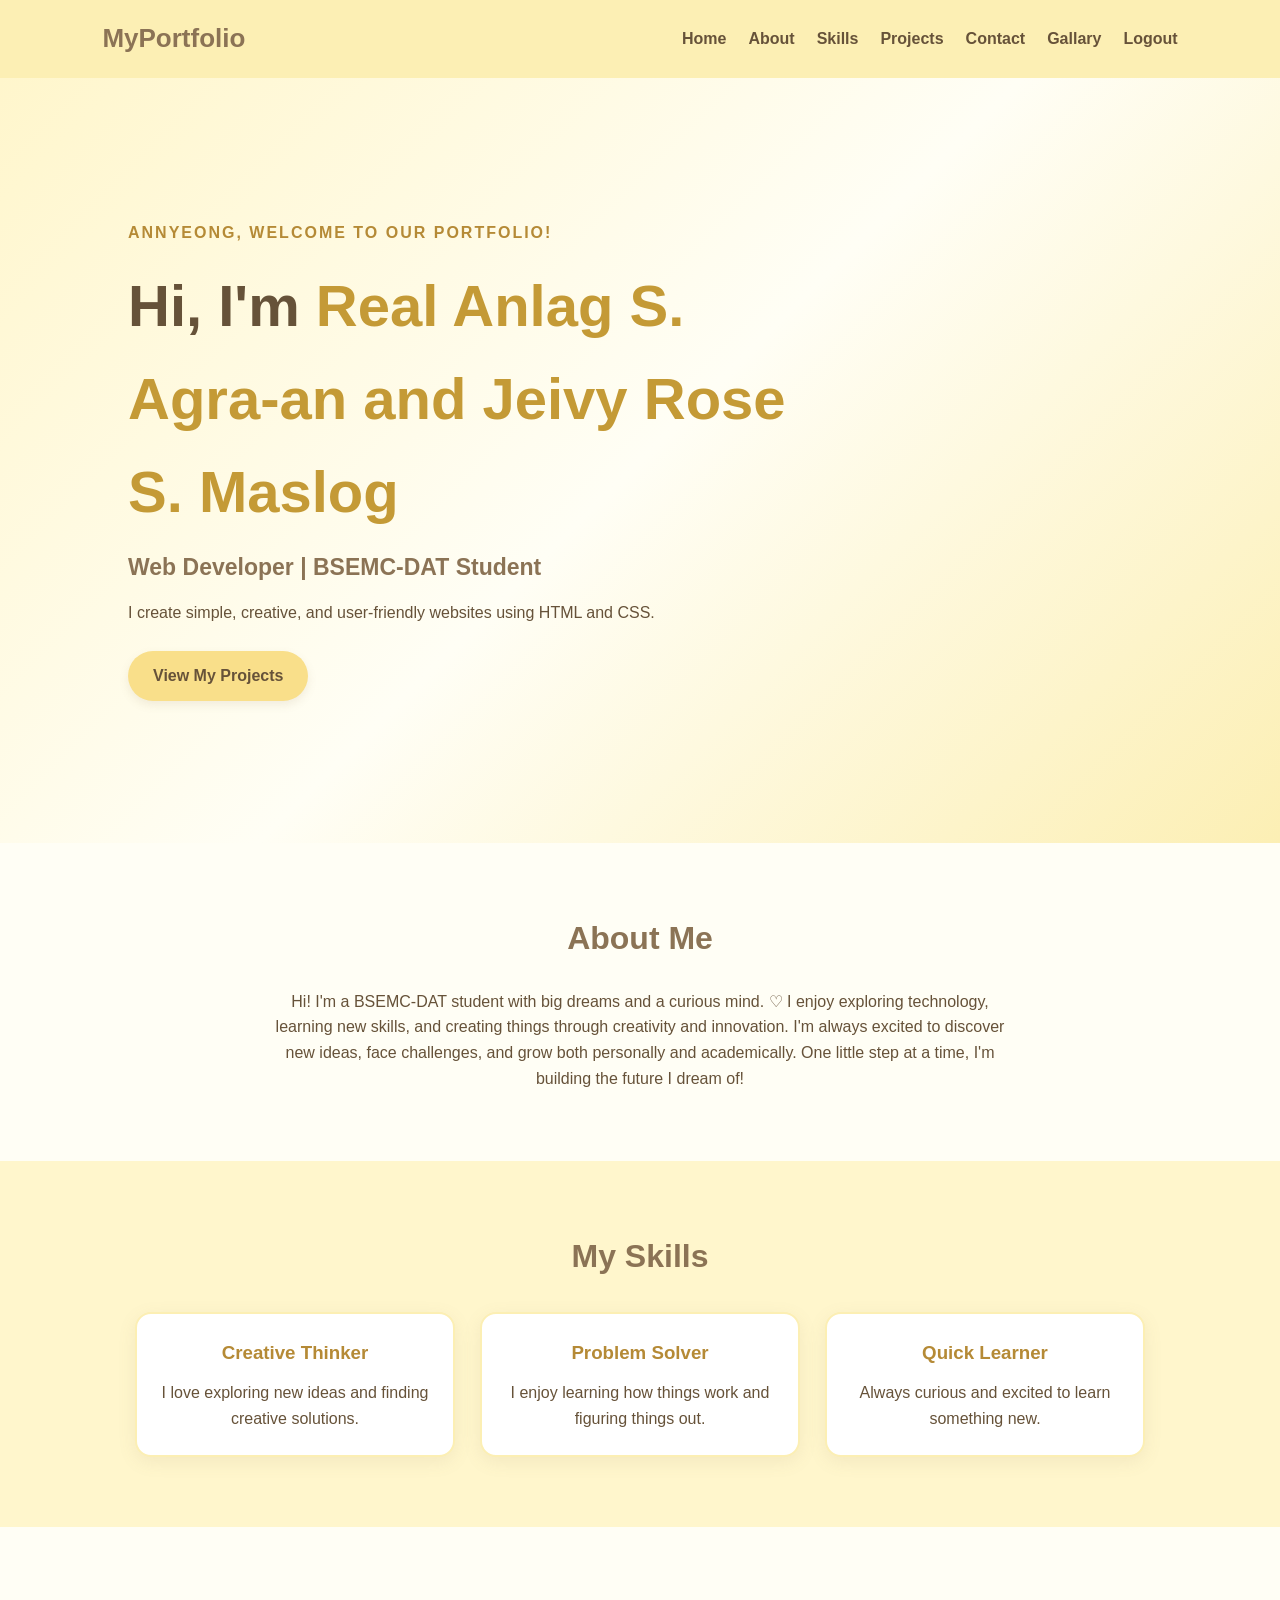
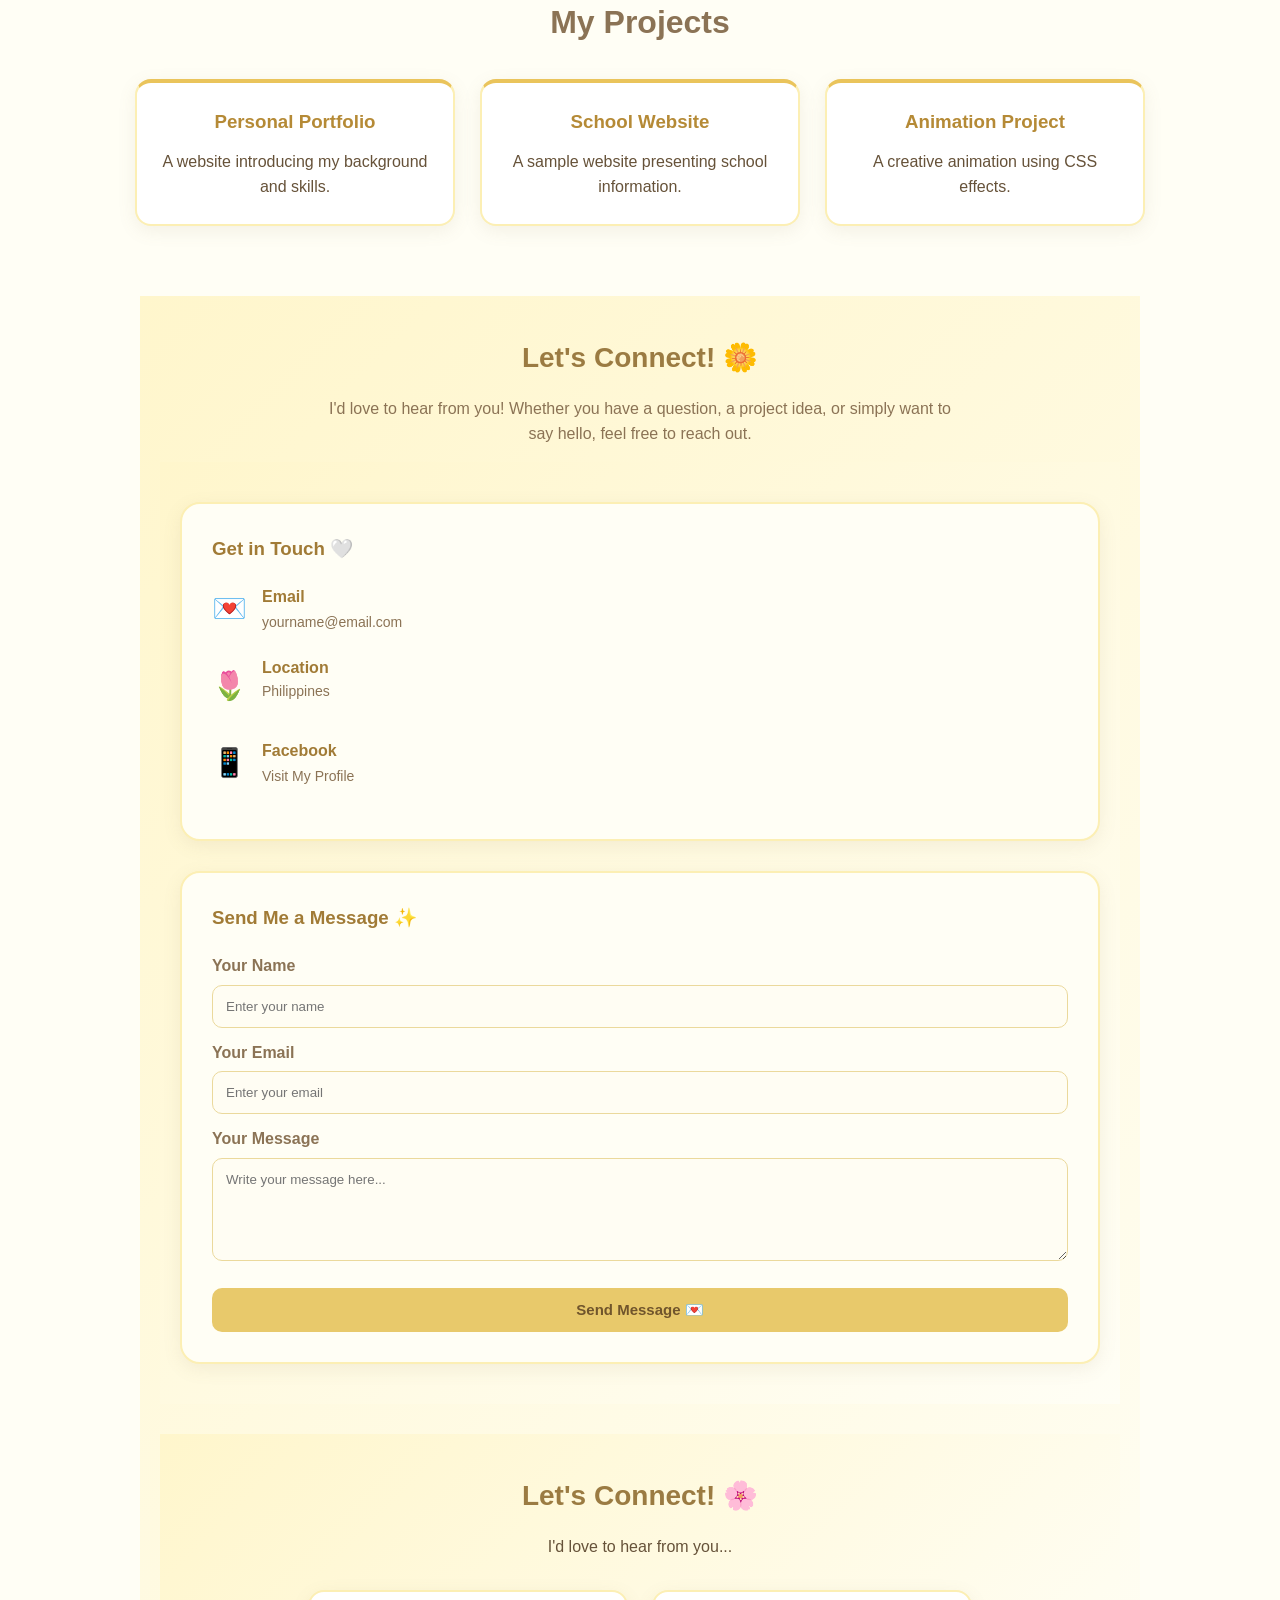
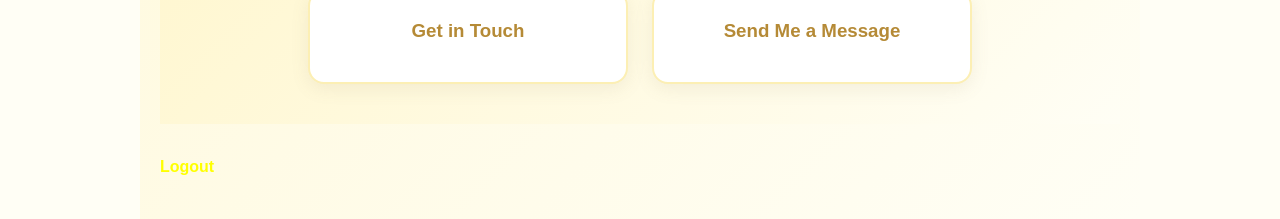
<file: index.html>
<!DOCTYPE html>
<html lang="en">
<head>
    <meta charset="UTF-8">
    <meta name="viewport" content="width=device-width, initial-scale=1.0">
    <title>My Personal Portfolio</title>

    <!-- Connect the CSS file -->
    <link rel="stylesheet" href="styles.css">
    <link rel="icon" type="image/png" href="logo.png">
</head>
<body>

    <!-- Navigation Bar -->
    <header>
        <nav class="navbar">
            <h2 class="logo">MyPortfolio</h2>

            <ul class="nav-links">
                <li><a href="#home">Home</a></li>
                <li><a href="#about">About</a></li>
                <li><a href="#skills">Skills</a></li>
                <li><a href="#projects">Projects</a></li>
                <li><a href="#contact">Contact</a></li>
                <li><a href="Gallery.html">Gallary</a></li>
                <a href="#" class="logout-btn" onclick="logout()">Logout</a>
                
            </ul>
        </nav>
    </header>

    <!-- Home Section -->
    <section id="home" class="hero">
        <div class="hero-content">
            <p class="greeting">ANNYEONG, WELCOME TO OUR PORTFOLIO!</p>

            <h1>Hi, I'm <span>Real Anlag S. Agra-an and Jeivy Rose S. Maslog</span></h1>

            <h3>Web Developer | BSEMC-DAT Student</h3>

            <p>
                I create simple, creative, and user-friendly
                websites using HTML and CSS.
            </p>

            <a href="#projects" class="btn">View My Projects</a>
        </div>
    </section>

    <!-- About Section -->
    <section id="about" class="section">
        <h2>About Me</h2>

        <p>
            Hi! I'm a BSEMC-DAT student with big dreams and a curious mind. 
            ♡ I enjoy exploring technology, learning new skills, and 
            creating things through creativity and innovation. 
            I'm always excited to discover new ideas, face challenges, 
            and grow both personally and academically. One little step at a time, 
              I'm building the future I dream of!
        </p>
    </section>

    <!-- Skills Section -->
    <section id="skills" class="section skills-section">
        <h2>My Skills</h2>

        <div class="card-container">
            <div class="card">
                <h3>Creative Thinker</h3>
                <p>I love exploring new ideas and finding creative solutions.</p>
            </div>

            <div class="card">
                <h3>Problem Solver</h3>
                <p>I enjoy learning how things work and figuring things out.</p>
            </div>

            <div class="card">
                <h3>Quick Learner</h3>
                <p>Always curious and excited to learn something new.</p>
            </div>
        </div>
    </section>

    <!-- Projects Section -->
    <section id="projects" class="section">
        <h2>My Projects</h2>

        <div class="card-container">
            <div class="card project-card">
                <h3>Personal Portfolio</h3>
                <p>A website introducing my background and skills.</p>
            </div>

            <div class="card project-card">
                <h3>School Website</h3>
                <p>A sample website presenting school information.</p>
            </div>

            <div class="card project-card">
                <h3>Animation Project</h3>
                <p>A creative animation using CSS effects.</p>
            </div>
        </div>
    </section>

    
<!-- CONTACT SECTION -->
<section id="contact" class="section contact-section">

    <h2>Let's Connect! 🌼</h2>

    <p class="contact-intro">
        I'd love to hear from you!
        Whether you have a question, a project idea,
        or simply want to say hello, feel free to reach out.
    </p>

    <div class="contact-wrapper">

    

<!-- CONTACT SECTION -->
<section id="contact" class="section contact-section">
    <div class="contact-wrapper">

        <!-- Contact Information -->
        <div class="contact-info">
            <h3>Get in Touch 🤍</h3>

            <div class="contact-detail">
                <span>💌</span>
                <div>
                    <h4>Email</h4>
                    <a href="mailto:yourname@email.com">
                        yourname@email.com
                    </a>
                </div>
            </div>

            <div class="contact-detail">
                <span>🌷</span>
                <div>
                    <h4>Location</h4>
                    <p>Philippines</p>
                </div>
            </div>

            <div class="contact-detail">
                <span>📱</span>
                <div>
                    <h4>Facebook</h4>
                    <a href="https://facebook.com/yourprofile"
                       target="_blank">
                        Visit My Profile
                    </a>
                </div>
            </div>
        </div>

        <!-- Contact Form -->
        <div class="contact-form">
            <h3>Send Me a Message ✨</h3>

            <form action="mailto:yourname@email.com"
                  method="post"
                  enctype="text/plain">

                <label for="name">Your Name</label>
                <input type="text" id="name"
                       name="Name"
                       placeholder="Enter your name"
                       required>

                <label for="email">Your Email</label>
                <input type="email" id="email"
                       name="Email"
                       placeholder="Enter your email"
                       required>

                <label for="message">Your Message</label>
                <textarea id="message"
                          name="Message"
                          placeholder="Write your message here..."
                          rows="5"
                          required></textarea>

                <button type="submit" class="contact-btn">
                    Send Message 💌
                </button>

            </form>
        </div>

    </div>

</section>

 <section class="contact-section">
  <!-- Title stays full width on top -->
  <div class="contact-header">
    <h2>Let's Connect! 🌸</h2>
    <p>I'd love to hear from you...</p>
  </div>

  <!-- Cards container (only wrap the 2 cards inside this) -->
  <div class="contact-cards-container">
    <div class="card">
      <h3>Get in Touch</h3>
      <!-- details here -->
    </div>

    <div class="card">
      <h3>Send Me a Message</h3>
      <!-- form here -->
    </div>
  </div>
</section>

    <!-- Connect JavaScript -->
    <script src="script.js"></script>

</body>
</html>
    <!-- Your website content -->

    <a href="#" class="logout-btn" onclick="logout()">Logout</a>

    <!-- Connect JavaScript -->
    <script src="script.js"></script>
</body>
</html>
</file>
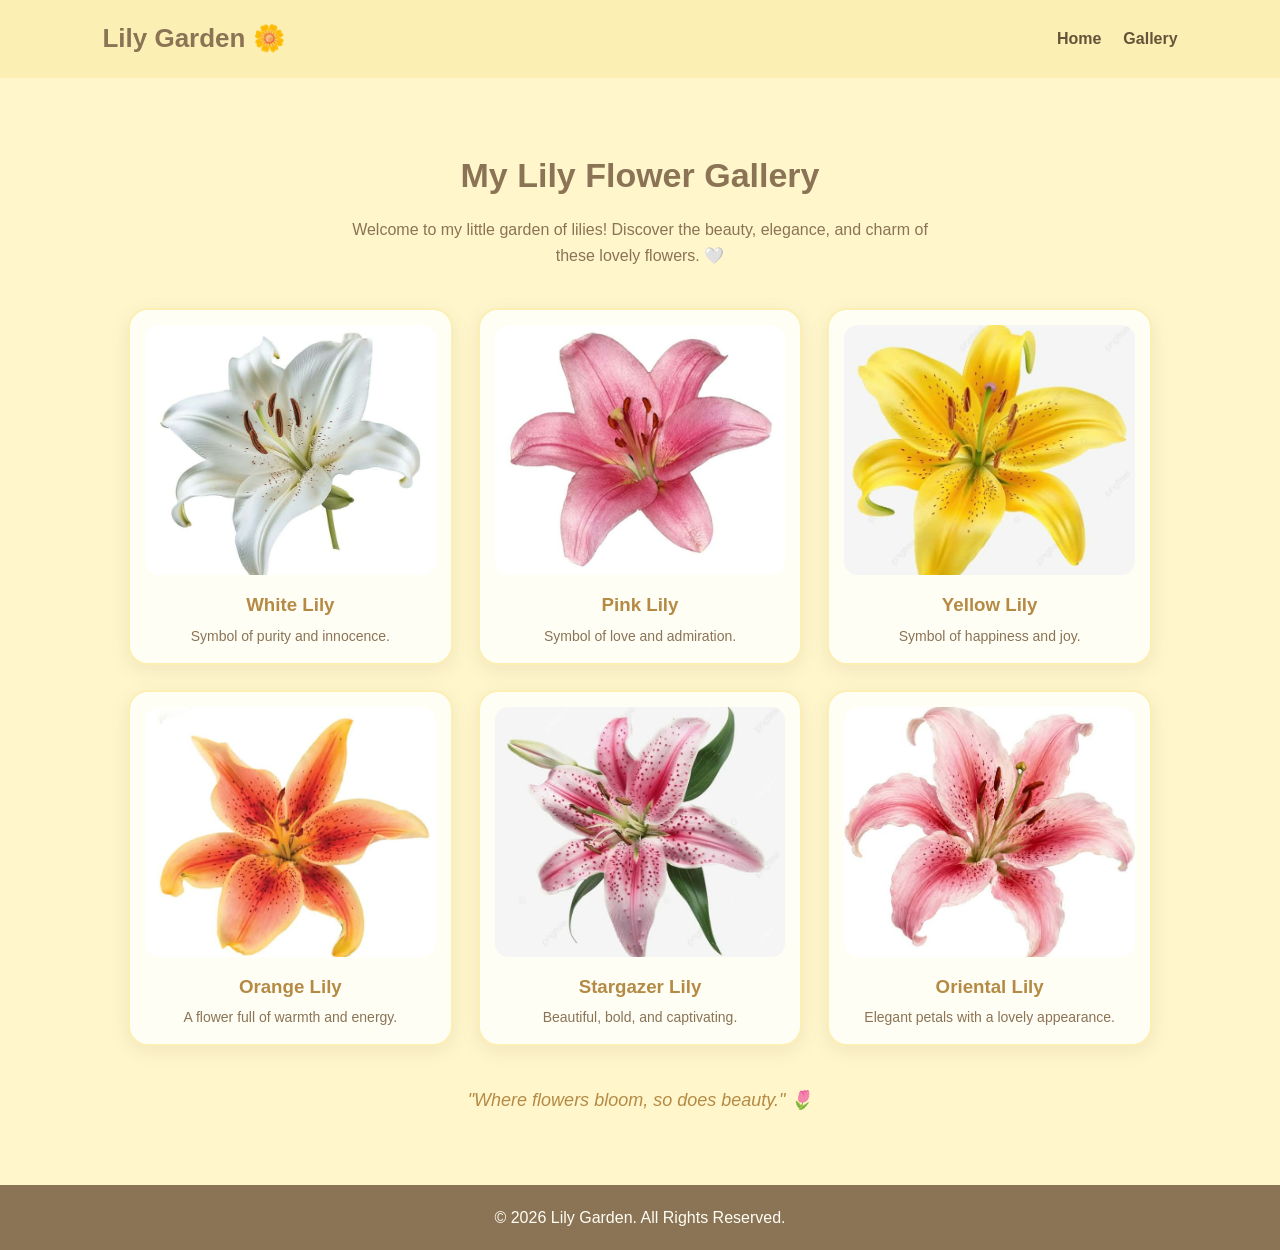
<file: gallery.html>
<!DOCTYPE html>
<html lang="en">
<head>
    <meta charset="UTF-8">
    <meta name="viewport" content="width=device-width, initial-scale=1.0">
    <title>My Lily Gallery</title>
    <link rel="stylesheet" href="styles.css">
</head>
<body>

    <!-- Navigation Bar -->
    <header>
        <nav class="navbar">
            <h2 class="logo">Lily Garden 🌼</h2>

            <ul class="nav-links">
                <li><a href="index.html">Home</a></li>
                <li><a href="Gallery.html">Gallery</a></li>
            </ul>
        </nav>
    </header>

    <!-- Lily Gallery -->
    <section class="section gallery-section">

        <h2>My Lily Flower Gallery</h2>

        <p class="gallery-intro">
            Welcome to my little garden of lilies!
            Discover the beauty, elegance, and charm
            of these lovely flowers. 🤍
        </p>

        <div class="gallery-container">

            <div class="gallery-card">
                <img src="lily1.png" alt="White Lily">
                <h3>White Lily</h3>
                <p>Symbol of purity and innocence.</p>
            </div>

            <div class="gallery-card">
                <img src="lily2.png" alt="Pink Lily">
                <h3>Pink Lily</h3>
                <p>Symbol of love and admiration.</p>
            </div>

            <div class="gallery-card">
                <img src="lily3.png" alt="Yellow Lily">
                <h3>Yellow Lily</h3>
                <p>Symbol of happiness and joy.</p>
            </div>

            <div class="gallery-card">
                <img src="lily4.png" alt="Orange Lily">
                <h3>Orange Lily</h3>
                <p>A flower full of warmth and energy.</p>
            </div>

            <div class="gallery-card">
                <img src="lily5.png"Pink Stargazer Lily">
                <h3>Stargazer Lily</h3>
                <p>Beautiful, bold, and captivating.</p>
            </div>

            <div class="gallery-card">
                <img src="lily6.png" alt="White Oriental Lily">
                <h3>Oriental Lily</h3>
                <p>Elegant petals with a lovely appearance.</p>
            </div>

        </div>

        <p class="gallery-footer">
            "Where flowers bloom, so does beauty." 🌷
        </p>

    </section>

    <!-- Footer -->
    <footer>
        <p>&copy; 2026 Lily Garden. All Rights Reserved.</p>
    </footer>

</body>
</html>
</file>
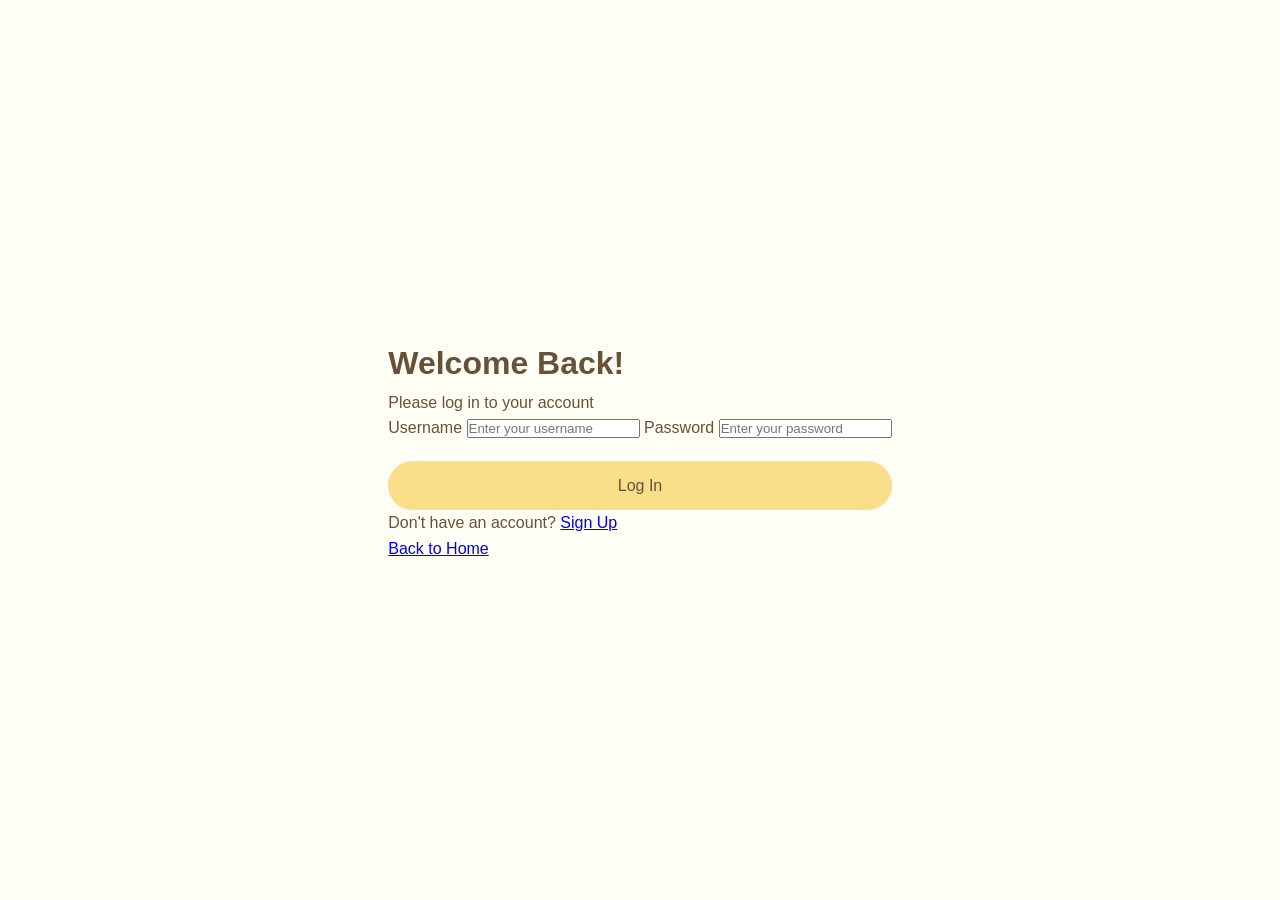
<file: login.html>
<!DOCTYPE html>
<html lang="en">

<head>
    <meta charset="UTF-8">
    <meta name="viewport" content="width=device-width, initial-scale=1.0">

    <title>Login Form</title>

    <!-- Connect CSS File -->
    <link rel="stylesheet" href="styles.css">
</head>

<body class="login-page">

    <!-- Login Container -->
    <div class="login-container">

        <h1>Welcome Back!</h1>
        <p>Please log in to your account</p>

        <!-- Login Form -->
        <form>

            <!-- Username -->
            <label for="username">Username</label>
            <input
                type="text"
                id="username"
                name="username"
                placeholder="Enter your username"
                required
            >

            <!-- Password -->
            <label for="password">Password</label>
            <input
                type="password"
                id="password"
                name="password"
                placeholder="Enter your password"
                required
            >

            <!-- Login Button -->
          <a href="index.html" class="login-button">Log In</a>

            <!-- Sign Up Link -->
            <p class="signup">
                Don't have an account?
                <a href="#">Sign Up</a>
            </p>

            <!-- Back to Home -->
            <p class="back-home">
                <a href="index.html">Back to Home</a>
            </p>

        </form>

    </div>

</body>
</html>
</file>
<file: styles.css>
/* GENERAL STYLES */
* {
    margin: 0;
    padding: 0;
    box-sizing: border-box;
    scroll-behavior: smooth;
}

:root {
    --cream: #FFFEF5;
    --milky-yellow: #FFF6CC;
    --pastel-yellow: #FCEFB4;
    --soft-yellow: #F9DF8A;
    --honey: #EAC45B;
    --brown: #8B7355;
    --dark-brown: #665239;
}

body {
    font-family: Arial, sans-serif;
    background-color: var(--cream);
    color: var(--dark-brown);
    line-height: 1.6;
}

/* NAVIGATION BAR */
header {
    background-color: var(--pastel-yellow);
    padding: 18px 8%;
    box-shadow: 0 3px 10px rgba(139, 115, 85, 0.08);
}

.navbar {
    display: flex;
    justify-content: space-between;
    align-items: center;
    flex-wrap: wrap;
    gap: 15px;
}

.logo {
    color: var(--brown);
    font-size: 26px;
}

.nav-links {
    list-style: none;
    display: flex;
    gap: 22px;
    flex-wrap: wrap;
}

.nav-links a {
    color: var(--dark-brown);
    text-decoration: none;
    font-weight: bold;
    transition: color 0.3s;
}

.nav-links a:hover {
    color: #C49A36;
}

/* HOME SECTION */
.hero {
    min-height: 85vh;
    display: flex;
    align-items: center;
    padding: 60px 10%;
    background: linear-gradient(
        135deg,
        #FFF6CC,
        #FFFEF5,
        #FCEFB4
    );
}

.hero-content {
    max-width: 700px;
}

.greeting {
    color: #B58A36;
    font-weight: bold;
    letter-spacing: 2px;
    margin-bottom: 15px;
}

.hero h1 {
    font-size: clamp(36px, 6vw, 58px);
    margin-bottom: 10px;
    color: var(--dark-brown);
}

.hero h1 span {
    color: #C49A36;
}

.hero h3 {
    font-size: 23px;
    margin-bottom: 15px;
    color: var(--brown);
}

.hero-content > p:not(.greeting) {
    margin-bottom: 25px;
    max-width: 550px;
}

/* BUTTONS */
.btn {
    display: inline-block;
    background-color: var(--soft-yellow);
    color: var(--dark-brown);
    text-decoration: none;
    padding: 12px 25px;
    border-radius: 25px;
    font-weight: bold;
    transition: background-color 0.3s, transform 0.3s;
    box-shadow: 0 4px 10px rgba(139, 115, 85, 0.12);
}

.btn:hover {
    background-color: var(--honey);
    transform: translateY(-3px);
}

/* GENERAL SECTIONS */
.section {
    padding: 70px 10%;
    text-align: center;
}

.section h2 {
    font-size: 32px;
    color: var(--brown);
    margin-bottom: 25px;
}

#about > p {
    max-width: 750px;
    margin: 0 auto;
}

/* SKILLS AND PROJECT CARDS */
.skills-section {
    background-color: var(--milky-yellow);
}

.card-container {
    display: flex;
    justify-content: center;
    gap: 25px;
    flex-wrap: wrap;
    margin-top: 30px;
}

.card {
    background-color: #FFFEF5;
    padding: 30px 22px;
    border: 2px solid #FCEFB4;
    border-radius: 18px;
    flex: 1 1 220px;
    max-width: 320px;
    box-shadow: 0 5px 18px rgba(139, 115, 85, 0.10);
    transition: transform 0.3s, box-shadow 0.3s;
}

.card:hover {
    transform: translateY(-8px);
    box-shadow: 0 10px 25px rgba(139, 115, 85, 0.16);
}

.card h3 {
    color: #B58A36;
    margin-bottom: 12px;
}

.project-card {
    border-top: 4px solid var(--honey);
}

/* CONTACT SECTION */
.contact-section {
    background-color: #FFF6CC;
}

.contact-section p {
    margin-bottom: 15px;
}

/* FOOTER */
footer {
    background-color: #8B7355;
    color: #FFFEF5;
    text-align: center;
    padding: 20px;
}

/* LOGIN PAGE BACKGROUND */
body.login-page {
    background-color: var(--cream) !important;
    font-family: Arial, sans-serif;
    display: flex;
    justify-content: center;
    align-items: center;
    min-height: 100vh;
    padding: 20px;
}

.login-button {
    display: block;
    width: 100%;
    padding: 12px;
    margin-top: 20px;
    background-color: var(--soft-yellow);
    color: var(--dark-brown) !important;
    text-align: center;
    text-decoration: none;
    border-radius: 25px;
    cursor: pointer;
    transition: background-color 0.3s;
}

.login-button:hover {
    background-color: var(--honey);
    color: var(--dark-brown) !important;
}
/* LOGIN NAVIGATION BUTTON */

.login-nav {
    background-color: #FCEFB4;
    color: #8B7355 !important;
    padding: 9px 18px;
    border-radius: 20px;
    transition: 0.3s;
}

.login-nav:hover {
    background-color: #F5D979;
    color: #765A30 !important;
}

/* MOBILE RESPONSIVE DESIGN */
@media (max-width: 650px) {
    .navbar {
        flex-direction: column;
    }

    .nav-links {
        justify-content: center;
        gap: 12px;
    }

    .hero {
        min-height: 70vh;
        padding: 50px 7%;
    }

    .section {
        padding: 50px 7%;
    }

    .card-container {
        flex-direction: column;
        align-items: center;
    }

    .card {
        width: 100%;
    }
}

/* LILY FLOWER GALLERY */

.gallery-section {
    background-color: #FFF6CC;
    min-height: 85vh;
    padding: 70px 10%;
    text-align: center;
}

.gallery-section h2 {
    color: #8B7355;
    font-size: 34px;
    margin-bottom: 15px;
}

.gallery-intro {
    color: #8B7355;
    max-width: 600px;
    margin: 0 auto;
}

.gallery-container {
    display: grid;
    grid-template-columns: repeat(3, 1fr);
    gap: 25px;
    margin-top: 40px;
}

.gallery-card {
    background-color: #FFFEF5;
    padding: 15px;
    border: 2px solid #FCEFB4;
    border-radius: 20px;
    text-align: center;
    box-shadow: 0 5px 18px rgba(139, 115, 85, 0.12);
    transition: transform 0.3s;
}

.gallery-card:hover {
    transform: translateY(-8px);
}

.gallery-card img {
    display: block;
    width: 100%;
    height: 250px;
    object-fit: cover;
    border-radius: 14px;
}

.gallery-card h3 {
    color: #B58A45;
    margin-top: 15px;
    margin-bottom: 5px;
}

.gallery-card p {
    color: #8B7355;
    font-size: 14px;
}

.gallery-footer {
    margin-top: 40px;
    color: #B58A45;
    font-style: italic;
    font-size: 18px;
}

/* MOBILE RESPONSIVE */
@media (max-width: 650px) {
    .gallery-container {
        grid-template-columns: 1fr;
    }
}

/* CONTACT SECTION */

.contact-section {
    background: linear-gradient(135deg, #FFF6CC, #FFFEF5);
    padding: 80px 10%;
    text-align: center;
}

.contact-section h2 {
    color: #9B7B42;
    font-size: 36px;
    margin-bottom: 15px;
}

.contact-intro {
    color: #8B7355;
    max-width: 650px;
    margin: 0 auto 40px;
}

.contact-wrapper {
    display: grid;
    grid-template-columns: 1fr 1.3fr;
    gap: 30px;
    max-width: 1000px;
    margin: auto;
    text-align: left;
}

.contact-info,
.contact-form {
    background-color: #FFFEF5;
    padding: 30px;
    border: 2px solid #FCEFB4;
    border-radius: 20px;
    box-shadow: 0 5px 18px rgba(139, 115, 85, 0.10);
}

.contact-info h3,
.contact-form h3 {
    color: #A17B36;
    margin-bottom: 20px;
}

.contact-info > p {
    color: #8B7355;
    margin-bottom: 25px;
}

.contact-detail {
    display: flex;
    align-items: center;
    gap: 15px;
    margin: 20px 0;
}

.contact-detail span {
    font-size: 28px;
}

.contact-detail h4 {
    color: #A17B36;
}

.contact-detail p,
.contact-detail a {
    color: #8B7355;
    text-decoration: none;
    font-size: 14px;
    word-break: break-word;
}

.contact-detail a:hover {
    color: #D9A520;
}

/* FORM */

.contact-form label {
    display: block;
    color: #8B7355;
    margin: 12px 0 6px;
    font-weight: bold;
}

.contact-form input,
.contact-form textarea {
    width: 100%;
    padding: 13px;
    border: 1px solid #EBD99C;
    border-radius: 10px;
    background-color: #FFFDF3;
    font-family: Arial, sans-serif;
    outline: none;
}

.contact-form input:focus,
.contact-form textarea:focus {
    border-color: #D9B85B;
}

.contact-form textarea {
    resize: vertical;
}

.contact-btn {
    width: 100%;
    margin-top: 20px;
    padding: 13px;
    background-color: #E8C96B;
    color: #70552C;
    border: none;
    border-radius: 10px;
    font-weight: bold;
    cursor: pointer;
    transition: 0.3s;
}

.contact-btn:hover {
    background-color: #D9B85B;
    transform: translateY(-3px);
}

/* MOBILE RESPONSIVE */

@media (max-width: 650px) {}
    .contact-wrapper {
        grid-template-columns: 1fr;
    }

    .contact-section h2 {
        font-size: 28px;
    }
/* Container for the whole section */
.contact-section {
  width: 100%;
  max-width: 1000px;
  margin: 0 auto;
  padding: 40px 20px;
}

/* Header centered at the top */
.contact-header {
  text-align: center;
  margin-bottom: 30px;
}

/* Only the cards get flex layout */
.contact-cards-container {
  display: flex;
  flex-direction: row; /* Sits the 2 cards side-by-side */
  gap: 24px;
  justify-content: center;
  align-items: flex-start;
}

/* Make both cards take up equal space */
.card {
  flex: 1; /* Allows both cards to expand equally */
  background-color: #ffffff;
  border-radius: 16px;
  padding: 24px;
}
button {
    background-color: #f4a6c1;
    color: white;
    border: none;
    padding: 10px 25px;
    border-radius: 20px;
    cursor: pointer;
    font-size: 15px;
}

.logout-btn {
    color: yellow;
    text-decoration: none;
    font-weight: bold;
}

.logout-btn:hover {
    color: gold;
}
Displaying styles.css.
</file>
